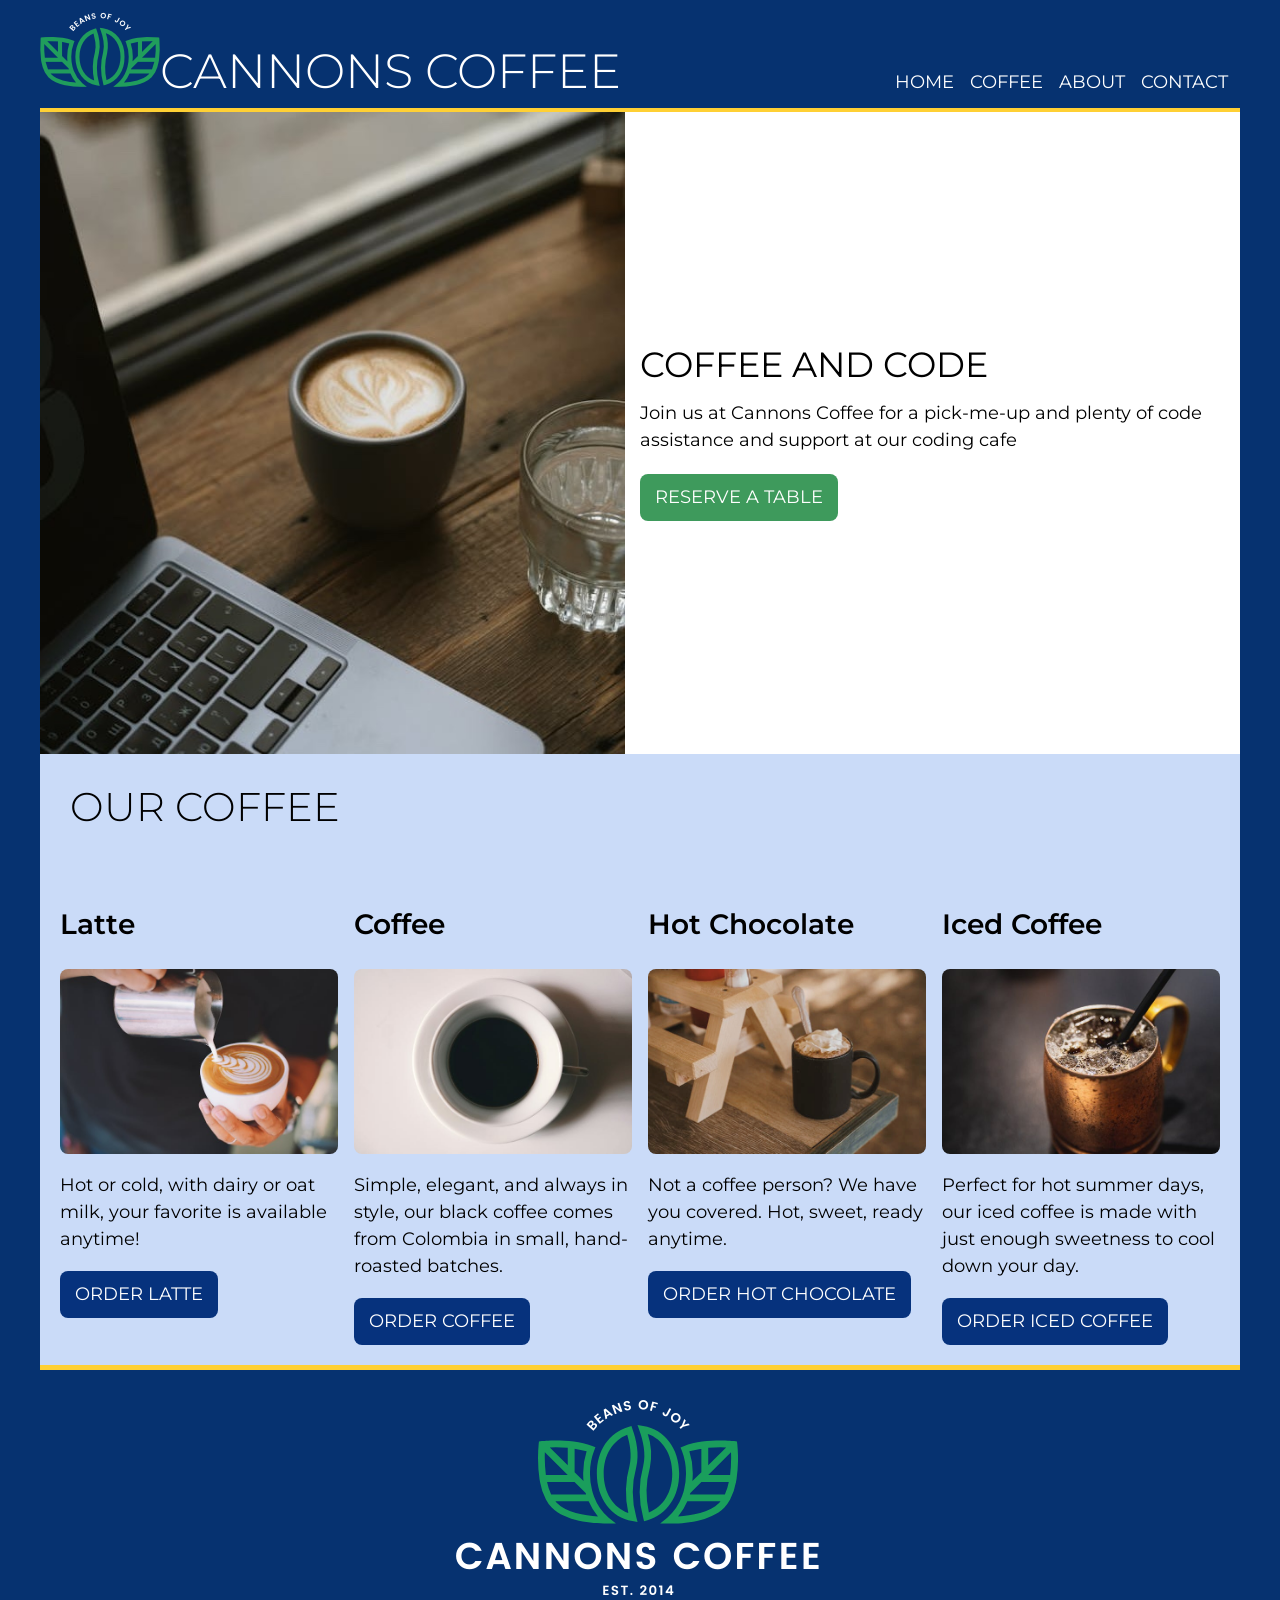
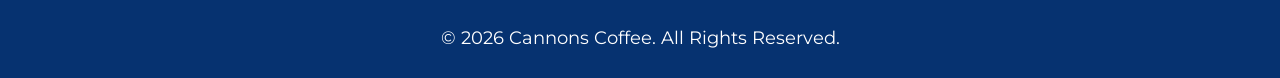
<file: index.html>
<!DOCTYPE html>
<html lang="en">
<head>
    <meta charset="UTF-8">
    <meta name="viewport" content="width=device-width, initial-scale=1.0">
    <title>Document</title>
    <link rel="stylesheet" href="CSS/style.css">
</head>
<body>
    <div class="page">
    <header>
        
            <div class="logo">
                <img src="images/logo-nav.png" alt="cannons coffee logo, beans of joy"/>
                <h1>cannons coffee</h1>
            </div>
            <nav>
                <ul>
                    <li><a href="index.html">home</a></li>
                    <li><a href="latte.html">coffee</a></li>
                    <li><a href="starbucks.com" target="_blank">about</a></li>
                    <li><a href="mailto:chelseaarts321@gmail.com" target="_blank">contact</a></li>
                </ul>
            </nav>
        
    </header>
    
    <main>
        <div class="hero">
          <div class="item"><img src="images/coffee-computer.jpg" alt="laptop with a cup of coffee and a glass of water"></div>
          <div class="item"><h2>Coffee and Code</h2>
            <p>Join us at Cannons Coffee for a pick-me-up and plenty of code assistance and support at our coding cafe</p>
            <a href="https://www.google.com/" class="button1">Reserve a table</a>
          </div>
        </div>

        <h2 class="coffee">Our Coffee</h2>
        <div class="crdscntnr">
        <div class="card"><h3>Latte</h3><img src="images/latte.jpg" alt="Latte in a cup">
       <p>Hot or cold, with dairy or oat milk, your favorite is available anytime!</p>
        <a href="https://www.codecademy.com/learn" target="_blank" class="button2">Order Latte</a>
        </div>
        
        <div class="card2"><h3>Coffee</h3><img src="images/coffee.jpg" alt=" Coffee in a cup"/>
       <p> Simple, elegant, and always in style, our black coffee comes from Colombia in small, hand-roasted batches.</p>
        <a href="https://www.codecademy.com/learn" target="_blank" class="button2">Order Coffee </a>
        </div>
        
        <div class="card"><h3>Hot Chocolate</h3><img src="images/hotchoc.jpg" alt="Hot Chocolate in a cup with whipped cream"/>
        <p>Not a coffee person? We have you covered. Hot, sweet, ready anytime.</p>
        <a href="https://www.codecademy.com/learn" target="_blank" class="button2">Order Hot Chocolate</a> 
       </div>
        
        <div class="card2"><h3>Iced Coffee</h3><img src="images/iced.jpg" alt="Iced coffee in a mug with a straw"/>
        <p>Perfect for hot summer days, our iced coffee is made with just enough sweetness to cool down your day.</p>
        <a href="https://www.codecademy.com/learn" target="_blank" class="button2">Order Iced Coffee </a>
        </div>
        </div>
    </main>
    
    <footer>
        <img src="images/logo-footer.png" alt="Cannons Coffee, Beans of Joy! Est. 2014">
        <p>© 2026 Cannons Coffee. All Rights Reserved.</p>
    </footer>
    </div>
</body>
</html>
</file>
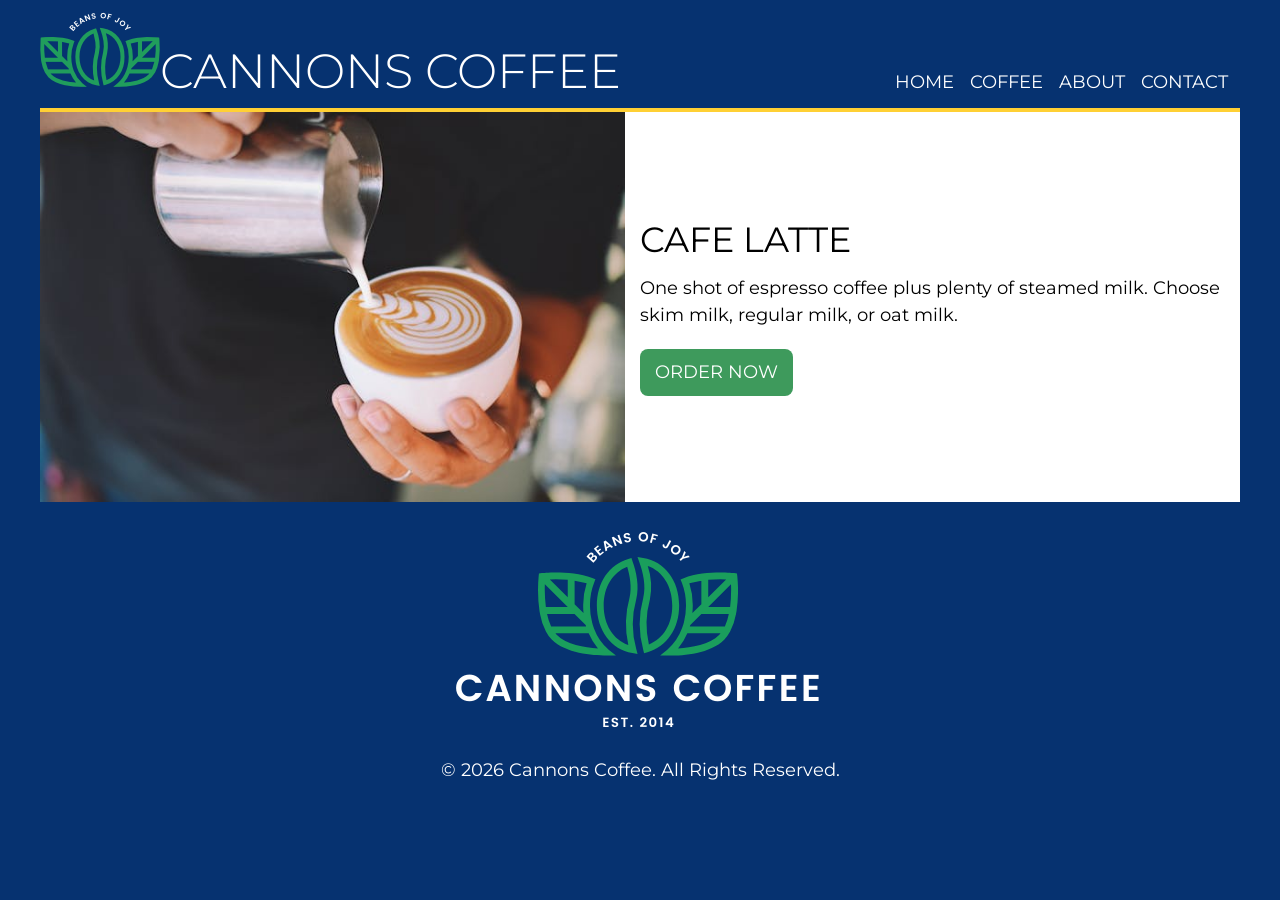
<file: latte.html>
<!DOCTYPE html>
<html lang="en">

<head>
    <meta charset="UTF-8">
    <meta name="viewport" content="width=device-width, initial-scale=1.0">
    <title>Document</title>
    <link rel="stylesheet" href="CSS/style.css">
</head>

<body>
    <div class="page">
        <header>

            <div class="logo">
                <img src="images/logo-nav.png" alt="cannons coffee logo, beans of joy" />
                <h1>cannons coffee</h1>
            </div>
            <nav>
                <ul>
                    <li><a href="index.html">home</a></li>
                    <li><a href="latte.html">coffee</a></li>
                    <li><a href="starbucks.com" target="_blank">about</a></li>
                    <li><a href="mailto:chelseaarts321@gmail.com" target="_blank">contact</a></li>
                </ul>
            </nav>

        </header>

        <main>
            <div class="hero">
                <div class="item"><img src="images/latte.jpg" alt="coffee in a cup"></div>
            <div class="item"><h2>Cafe Latte</h2>
            <p>One shot of espresso coffee plus plenty of steamed milk. Choose skim milk, regular milk, or oat milk.</p>
            <a href="https://docs.google.com/document/d/1BOn9K1M5mo62ryK3WRXm2nbUSIbte-MjIzpLSw24Mjw/edit?tab=t.wlictw4bsg9m" target="_blank" class="button1">Order Now </a>
            </div></div>
        </main>

        <footer>
            <img src="images/logo-footer.png" alt="Cannons Coffee, Beans of Joy! Est. 2014">
            <p>© 2026 Cannons Coffee. All Rights Reserved.</p>
        </footer>
    </div>
</body>

</html>
</file>
<file: CSS/style.css>
@import url('https://fonts.googleapis.com/css2?family=Montserrat:ital,wght@0,100..900;1,100..900&display=swap');

html {
  box-sizing: border-box;
}

*,
*:before,
*:after {
  box-sizing: inherit;
}

body {
  color: black;
  background-color: #063270;
}

:root {
    --black: #000000;
    --catalina: #06327d;
    --bluetiful: #2b70e4;
    --vegan: #209d5c;
    --sunglow: #ffd034;
    --white: #ffffff;
    --light-blue: #cadbf8;
    --grow-1: 1;
    --shrink-1: 1;
    --basis-1: 100px;
    --grow-2: 1;
    --shrink-2: 1;
    --basis-2: 100px;
}

.page {
    max-width: 1200px;
    margin: 0 auto;
}

h1 {
  font-family: "Montserrat", sans-serif;
  font-optical-sizing: auto;
  font-weight: 300;
  font-style: normal;
  font-size: 3rem;
  line-height: 1.1667;
  text-transform: uppercase;
  margin: 0;
}


h2 {
  font-family: "Montserrat", sans-serif;
  font-optical-sizing: auto;
  font-weight: 300;
  font-style: normal;
  font-size: 2.5rem;
  line-height: 1.1667;
  text-transform: uppercase;
}

h3 {
    font-family: "Montserrat", sans-serif;
  font-optical-sizing: auto;
  font-weight: 600;
  font-style: normal;
  font-size: 1.75rem;
  line-height: 1.1667;
}

body {
    font-family: "Montserrat", sans-serif;
  font-optical-sizing: auto;
  font-style: normal;
  font-size: 1.125rem;
  line-height: 1.5;
}

.button1 {
    background-color: var(--vegan);
    color: var(--white);
    border-radius: 5px;
    text-align: center;
    text-decoration: none;
    text-transform: uppercase;
    width: 200px;
    padding: .25rem; 
    place-items: center;
}

a.button1 {
    width: 150px;
    text-align: center;
    place-content: center;
}

.button2 {
    background-color: var(--catalina);
    color: var(--white);
    border-radius: 5px;
    text-align: center;
    text-decoration: none;
    text-transform: uppercase;
}

header {
    display: flex;
    flex-direction: row;
    justify-content: space-between;
    color: var(--white);
    align-items: baseline;
}

nav,
ul,
li,
 a {
    color: var(--white);
    text-decoration: none;
    list-style-type: none;
    display: flex;
    align-items: baseline;
    flex-direction: row;
    justify-content: flex-end;
    padding: .25rem;
    text-transform: uppercase; 
}

header a,
header li {
    color: var(--white);
    text-decoration: none;
    padding: .25rem;
    text-transform: uppercase;
}

header ul {
    display: flex;
    list-style:  none;
    margin: 0;
    padding: 0;
}

.logo {
    display: flex;
    flex-direction: row;
    flex-wrap: nowrap;
    justify-content:flex-start;
    align-items: baseline;
    line-height: 1.1667;
}

img.logo {
    height: 1.1667em;
}

.hero {
  display: flex;                    /* puts image and text side by side */
  background: #fff;
  border-top: 4px solid var(--sunglow);    /* the gold line */
}

.hero .item {
  flex: 1;                          /* each takes half the width */
}

.hero img {
  display: block;
  width: 100%;
  height: 100%;
  object-fit: cover;                /* fills the box without distorting */
}

/* second item = the text column */
.hero .item:last-child {
  display: flex;
  flex-direction: column;
  justify-content: center;          /* vertically centers the text */
  align-items: flex-start;
  padding: 0 15px;
}

.hero h2 {
  margin: 0 0 15px;
  font-weight: 400;
  font-size: 2.2rem;
  text-transform: uppercase;
  color: #000;
}

.hero p {
  margin: 0 0 20px;
  line-height: 1.5;
}

.button1 {
  display: inline-block;
  white-space: nowrap;              /* stops "Reserve a table" wrapping */
  padding: 10px 15px;
  background: #3e9a5c;
  color: #fff;
  text-decoration: none;
  text-transform: uppercase;
  border-radius: 8px;
  min-width: min-content;

}

.hero .item {
  display: flex;
  flex-direction: column;
}

 .button2 {
  display: inline-block;
  white-space: nowrap;              /* stops "Reserve a table" wrapping */
  padding: 10px 15px;
  background: var(--catalina);
  color: #fff;
  text-decoration: none;
  text-transform: uppercase;
  border-radius: 8px;
  width: fit-content;
 }

.crdscntnr {
    display: inline-grid;
    grid-template-columns: 1fr 1fr 1fr 1fr;
    background-color: var(--light-blue);
    padding: 20px;
    margin: 0 auto;
    width: 100%;
    border-bottom: 5px solid var(--sunglow);
    align-items: flex-start; 
    width: 100%;
    gap: 1rem;
}

.card,
.card2 {
    display: flex;
    flex-direction: column;
    flex: 20%;
    margin: 0 auto;
}

.card img,
.card2 img {
    max-width: 100%;
    /* height: 180px;       */
    object-fit: cover;     
    border-radius: 8px;
   
}

h2.coffee {
    background-color: var(--light-blue);
    margin-bottom: 0;
    margin-top: 0;
    align-self: center;
    padding: 30px;
}

footer {
    display: flex; 
    color: var(--white);
    flex-direction: column;
    justify-content: center;
    align-items: center;
    margin-top: 1rem;
}

@media (max-width: 999px) {
    header {
    flex-direction: column;
    align-items: center;
    gap: 8px;
  }

  .logo {
    justify-content: center;
  }

  .logo img {
    height: 45px;
  }

  .logo h1 {
    font-size: 1.8rem;
  }

  nav ul {
    justify-content: center;
    gap: 12px;
  }

  nav a {
    font-size: 0.85rem;
  }

  .hero h2 {
    font-size: 1.6rem;
  }

  .hero p {
    font-size: 0.9rem;
  }

  .hero .item:last-child {
    padding: 0 12px;
  }

  .button1 {
    padding: 8px 12px;
    font-size: 0.85rem;
  }

  .carscntnr {
    display: inline-block;
    grid-template-columns: auto auto;
    grid-template-rows: auto auto;
    grid-auto-columns: 40%;
  }

  .card {
   grid-column: 1 / span 2;
  }

  .card2 {
    grid-column: 3 / span 2;
  }
}
 

@media (max-width: 649px) {
  .page {
    padding: 0 10px;
  }

  /* logo image stacked above the name, both centered */
  .logo {
    display: flex;
    flex-direction: column;
    text-align: center;
    gap: 5px;
    justify-content: center;
  }

  .logo img {
    height: 50px;
    width: auto;
    margin: 0 auto;
  }

  .logo h1 {
    font-size: 1.8rem;
  }

  /* nav items wrap onto a second line if they don't fit */
  nav ul {
    flex-wrap: wrap;
    justify-content: center;
    gap: 8px 12px;
  }

  /* hero: image on top, text underneath */
  .hero {
    flex-direction: column;
    min-height: 0;              /* cancels the min-height from the 1024px block */
    padding: 15px;              /* white space around the image, like your target */
  }

  .hero .item {
    flex: none;                 /* stops the items from collapsing in a column */
  }

  .hero img {
    height: auto;
    max-height: 250px;
    width: 100%;
    object-fit: cover;
  }

  .hero .item:last-child {
    padding: 15px 0 0;
    align-items: flex-start;    /* text stays left-aligned */
  }

  .hero h2 {
    font-size: 1.8rem;
  }

  .hero p {
    font-size: 0.85rem;
  }

  .button1 {
    padding: 6px 10px;
    font-size: 0.75rem;
  }

  .crdscntnr {
    display: flex;
    flex-direction: column;
  }
}
</file>
